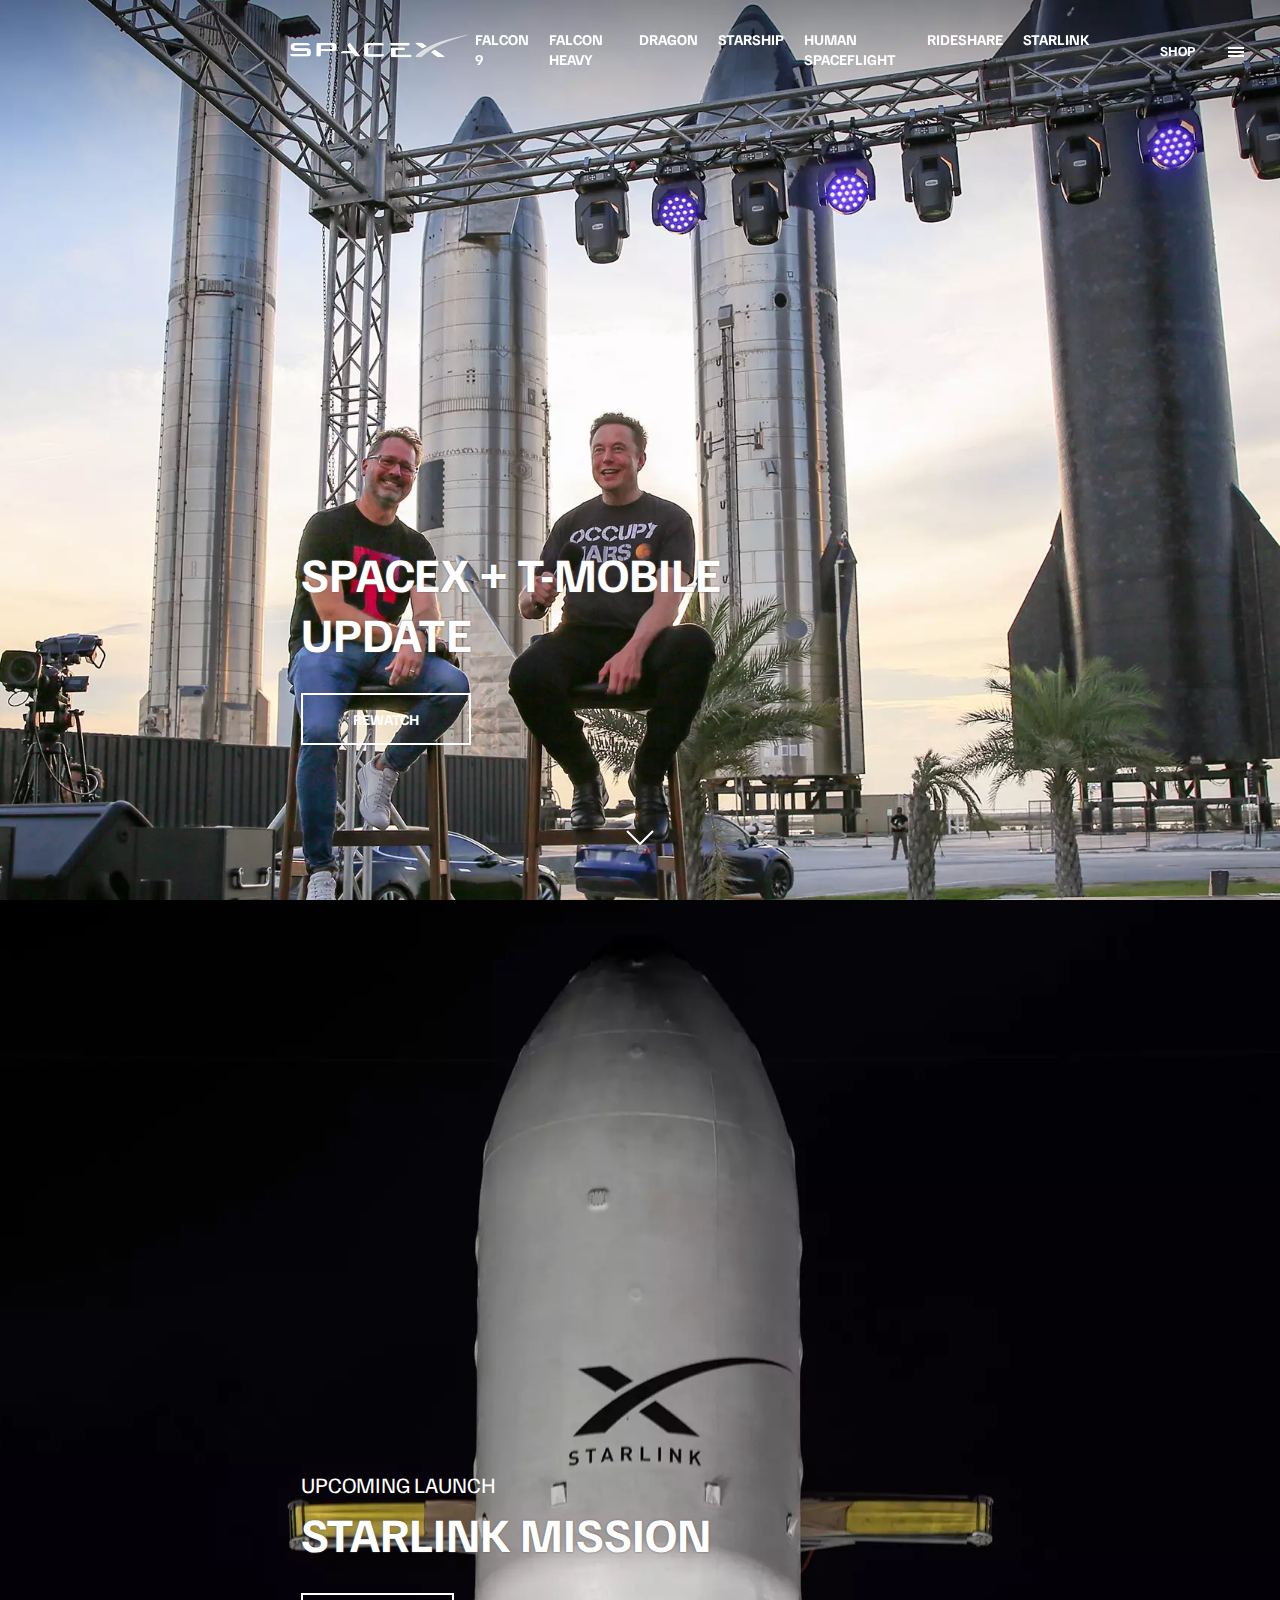
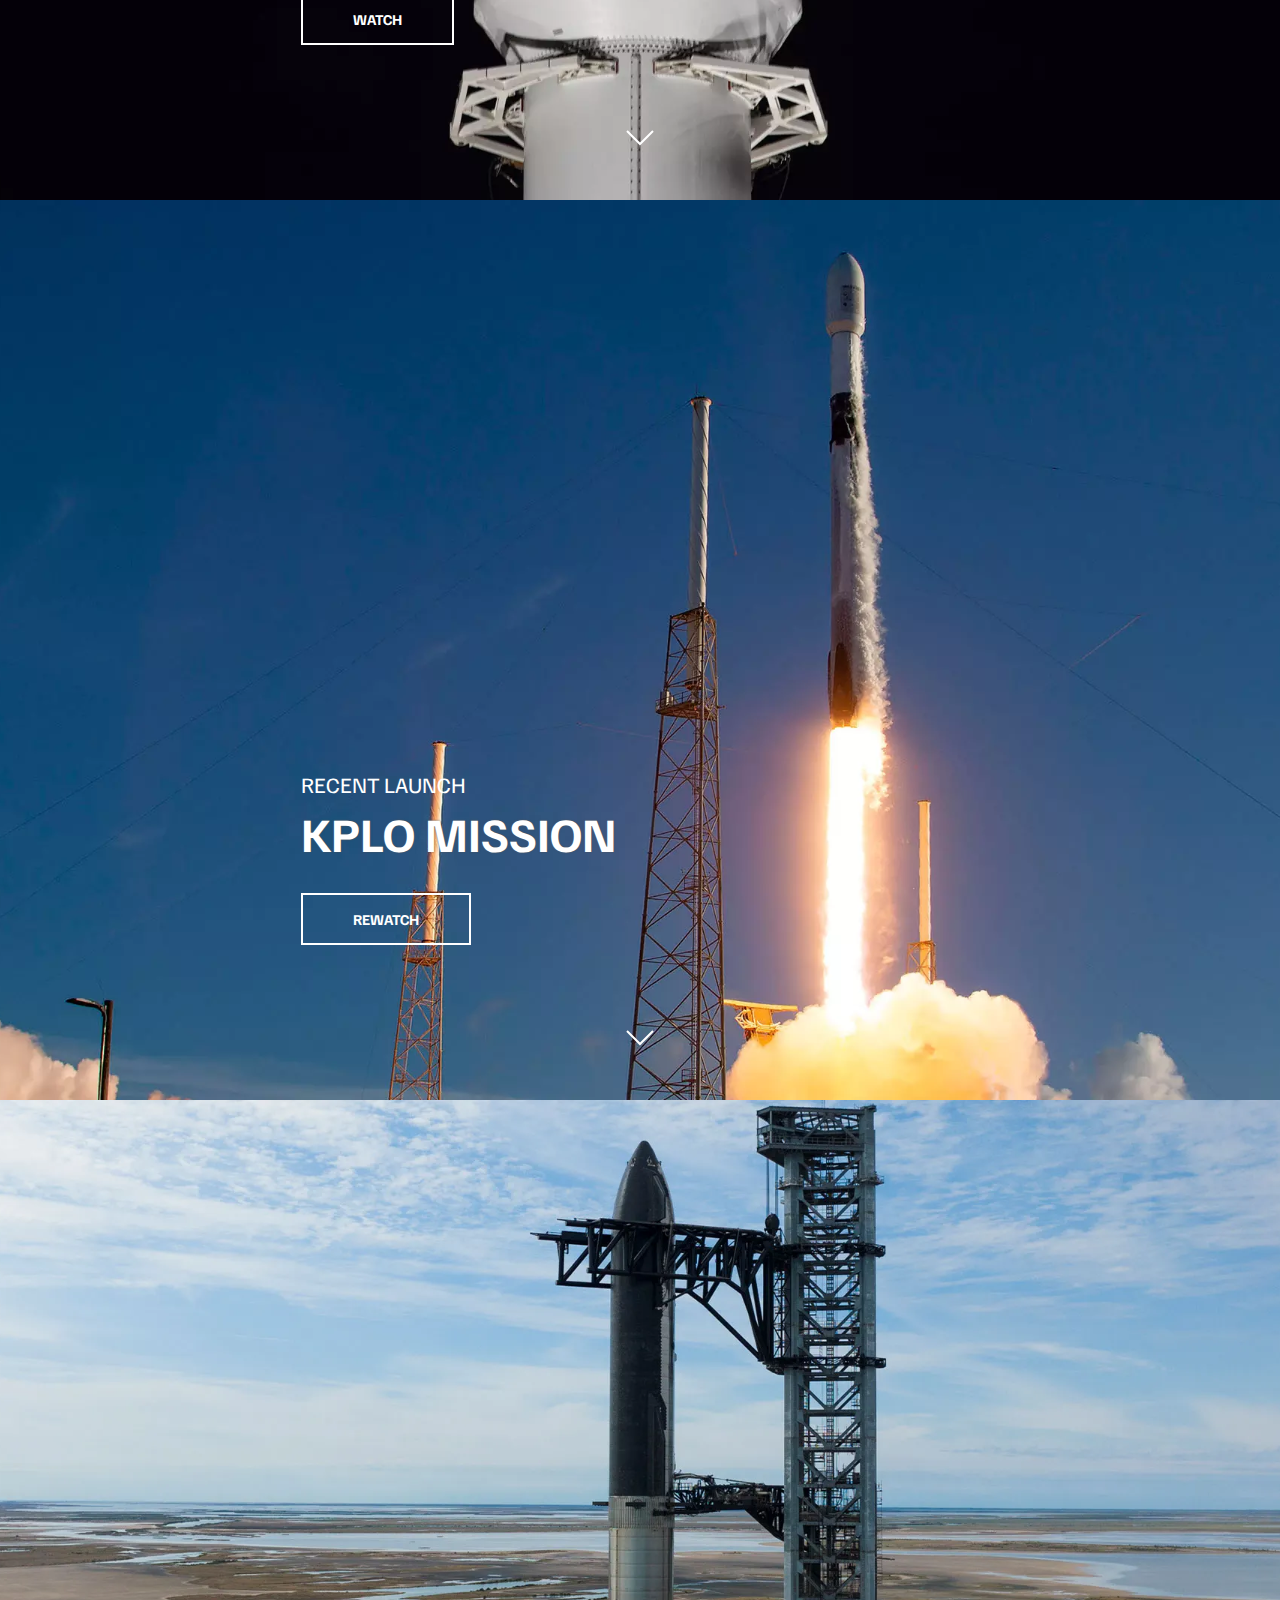
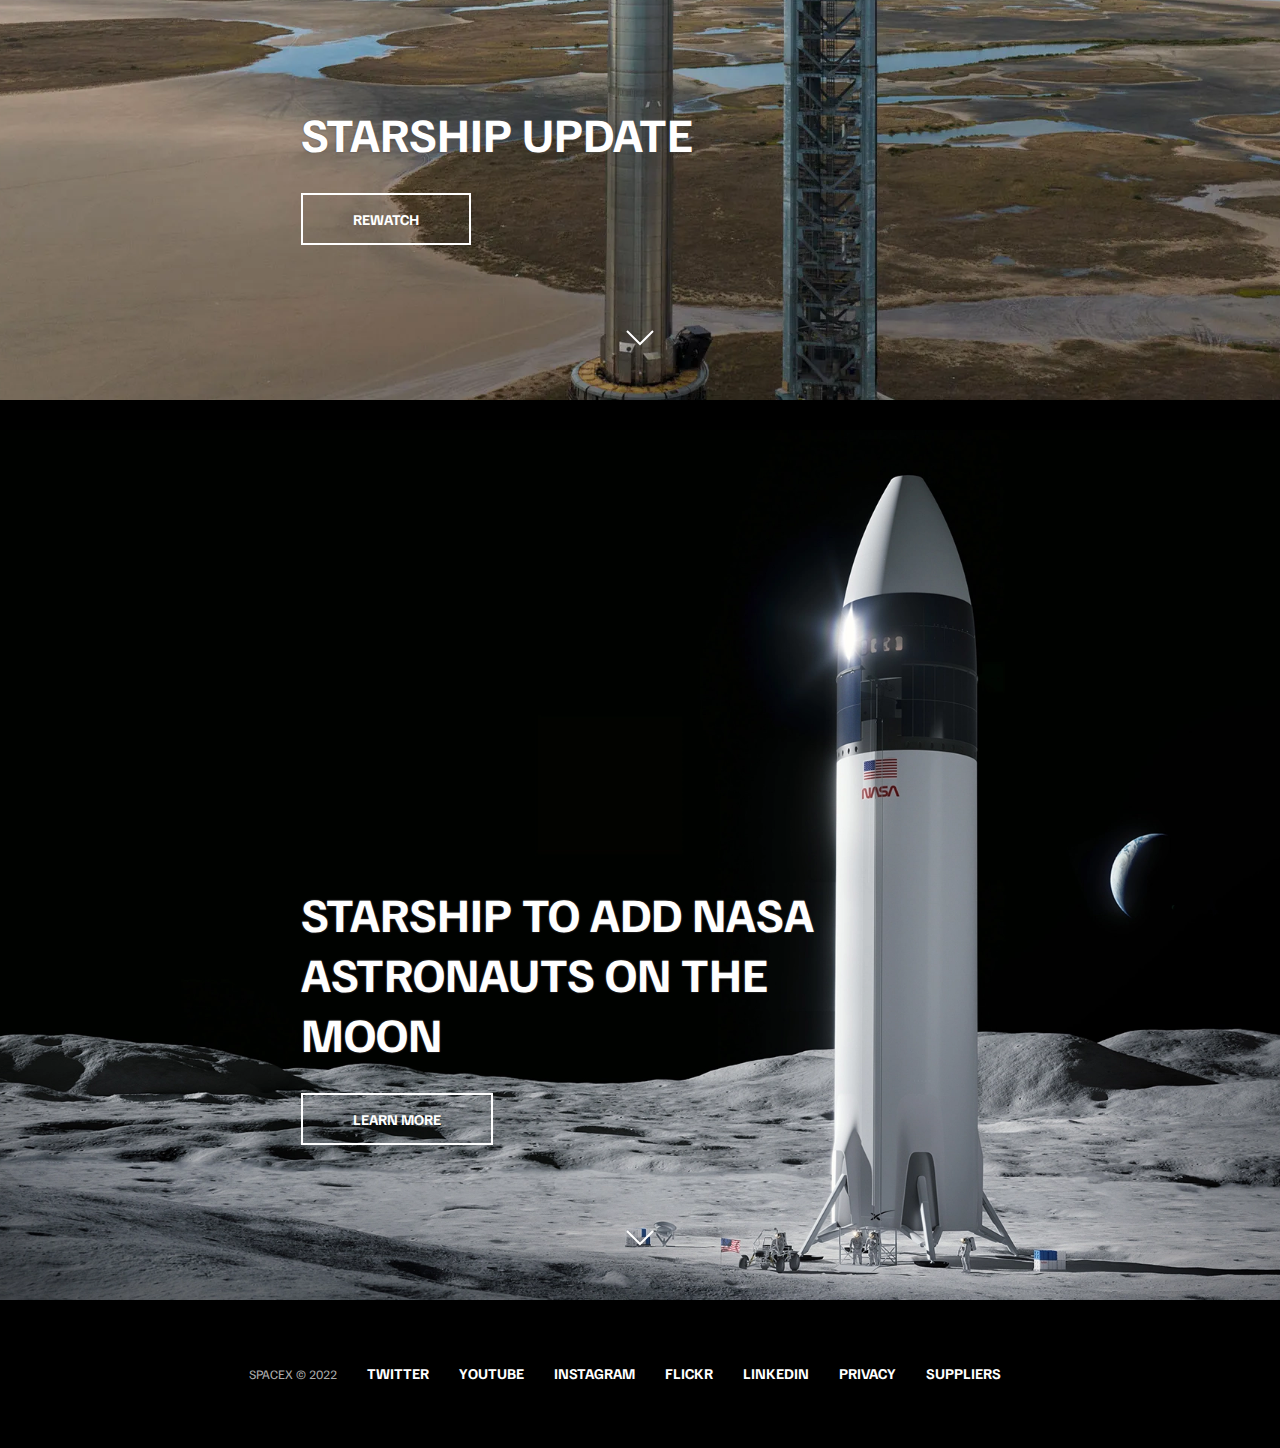
<file: index.html>
<!DOCTYPE html>
<html lang="en">
  <head>
    <meta charset="UTF-8" />
    <meta http-equiv="X-UA-Compatible" content="IE=edge" />
    <meta name="viewport" content="width=device-width, initial-scale=1.0" />
    <link rel="stylesheet" href="css/style.css" />

    <title>SpaceX</title>
  </head>
  <body>
    <div id="overlay"></div>
    <div id="mobile-menu" class="mobile-main-menu">
      <ul>
        <li><a href="#">Mission</a></li>
        <li><a href="#">Launches</a></li>
        <li><a href="#">Careers</a></li>
        <li><a href="#">Updates</a></li>
        <li><a href="#">Shop</a></li>

        <li class="mobile-only">
          <a href="falcon9.html">Falcon 9</a>
        </li>
        <li class="mobile-only">
          <a href="falcon-heavy.html">Falcon Heavy</a>
        </li>
        <li class="mobile-only">
          <a href="dragon.html">Dragon</a>
        </li>
        <li class="mobile-only"><a href="#">Starship</a></li>
        <li class="mobile-only"><a href="#">Human Spaceflight</a></li>
        <li class="mobile-only"><a href="#">Rideshare</a></li>
        <li class="mobile-only"><a href="#">Starlink</a></li>
      </ul>
    </div>
    <header class="main-header">
      <nav class="desktop-main-menu">
        <div class="logo">
          <a href="index.html">
            <img src="img/logo.png" alt="SpaceX" />
          </a>
        </div>
        <ul>
          <li>
            <a href="falcon9.html">Falcon 9</a>
          </li>
          <li>
            <a href="falcon-heavy.html">Falcon Heavy</a>
          </li>
          <li>
            <a href="dragon.html">Dragon</a>
          </li>
          <li><a href="starship.html">Starship</a></li>
          <li><a href="human-spaceflight.html">Human Spaceflight</a></li>
          <li><a href="rideshare.html">Rideshare</a></li>
          <li><a href="starlink.html">Starlink</a></li>
        </ul>
      </nav>
      <a href="shop.html" class="shop-link">Shop</a>
    </header>

    <!-- Hamburger Menu -->

    <button class="hamburger" id="menu-btn" type="button">
      <span class="hamburger-top"></span>
      <span class="hamburger-middle"></span>
      <span class="hamburger-bottom"></span>
    </button>

    <!-- Section A -->
    <section class="section-a">
      <div class="section-inner">
        <h2>SpaceX + T-Mobile Update</h2>
        <a href="#" class="btn">
          <div class="hover"></div>
          <span>Rewatch</span>
        </a>
      </div>

      <div class="scroll-arrow">
        <svg width="30px" height="20px">
          <path
            stroke="#ffffff"
            fill="none"
            stroke-width="2px"
            d="M2.000,5.000 L15.000,18.000 L28.000,5.000 "
          ></path>
        </svg>
      </div>
    </section>

    <!-- Section B -->
    <section class="section-b">
      <div class="section-inner">
        <h4>Upcoming Launch</h4>
        <h2>Starlink Mission</h2>
        <a href="#" class="btn">
          <div class="hover"></div>
          <span>watch</span>
        </a>
      </div>

      <div class="scroll-arrow">
        <svg width="30px" height="20px">
          <path
            stroke="#ffffff"
            fill="none"
            stroke-width="2px"
            d="M2.000,5.000 L15.000,18.000 L28.000,5.000 "
          ></path>
        </svg>
      </div>
    </section>

    <!-- Section C -->
    <section class="section-c">
      <div class="section-inner">
        <h4>Recent Launch</h4>
        <h2>KPLO Mission</h2>
        <a href="#" class="btn">
          <div class="hover"></div>
          <span>Rewatch</span>
        </a>
      </div>

      <div class="scroll-arrow">
        <svg width="30px" height="20px">
          <path
            stroke="#ffffff"
            fill="none"
            stroke-width="2px"
            d="M2.000,5.000 L15.000,18.000 L28.000,5.000 "
          ></path>
        </svg>
      </div>
    </section>

    <!-- Section D -->
    <section class="section-d">
      <div class="section-inner">
        <h2>starship update</h2>
        <a href="#" class="btn">
          <div class="hover"></div>
          <span>Rewatch</span>
        </a>
      </div>

      <div class="scroll-arrow">
        <svg width="30px" height="20px">
          <path
            stroke="#ffffff"
            fill="none"
            stroke-width="2px"
            d="M2.000,5.000 L15.000,18.000 L28.000,5.000 "
          ></path>
        </svg>
      </div>
    </section>

    <!-- Section E -->
    <section class="section-e">
      <div class="section-inner">
        <h2>Starship to add NASA astronauts on the moon</h2>
        <a href="#" class="btn">
          <div class="hover"></div>
          <span>Learn More</span>
        </a>
      </div>

      <div class="scroll-arrow">
        <svg width="30px" height="20px">
          <path
            stroke="#ffffff"
            fill="none"
            stroke-width="2px"
            d="M2.000,5.000 L15.000,18.000 L28.000,5.000 "
          ></path>
        </svg>
      </div>
    </section>

    <footer>
      <ul>
        <li>SpaceX &copy; 2022</li>
        <li><a href="#">Twitter</a></li>
        <li><a href="#">Youtube</a></li>
        <li><a href="#">Instagram</a></li>
        <li><a href="#">Flickr</a></li>
        <li><a href="#">LinkedIn</a></li>
        <li><a href="#">Privacy</a></li>
        <li><a href="#">Suppliers</a></li>
      </ul>
    </footer>

    <script src="./js/script.js"></script>
  </body>
</html>
</file>
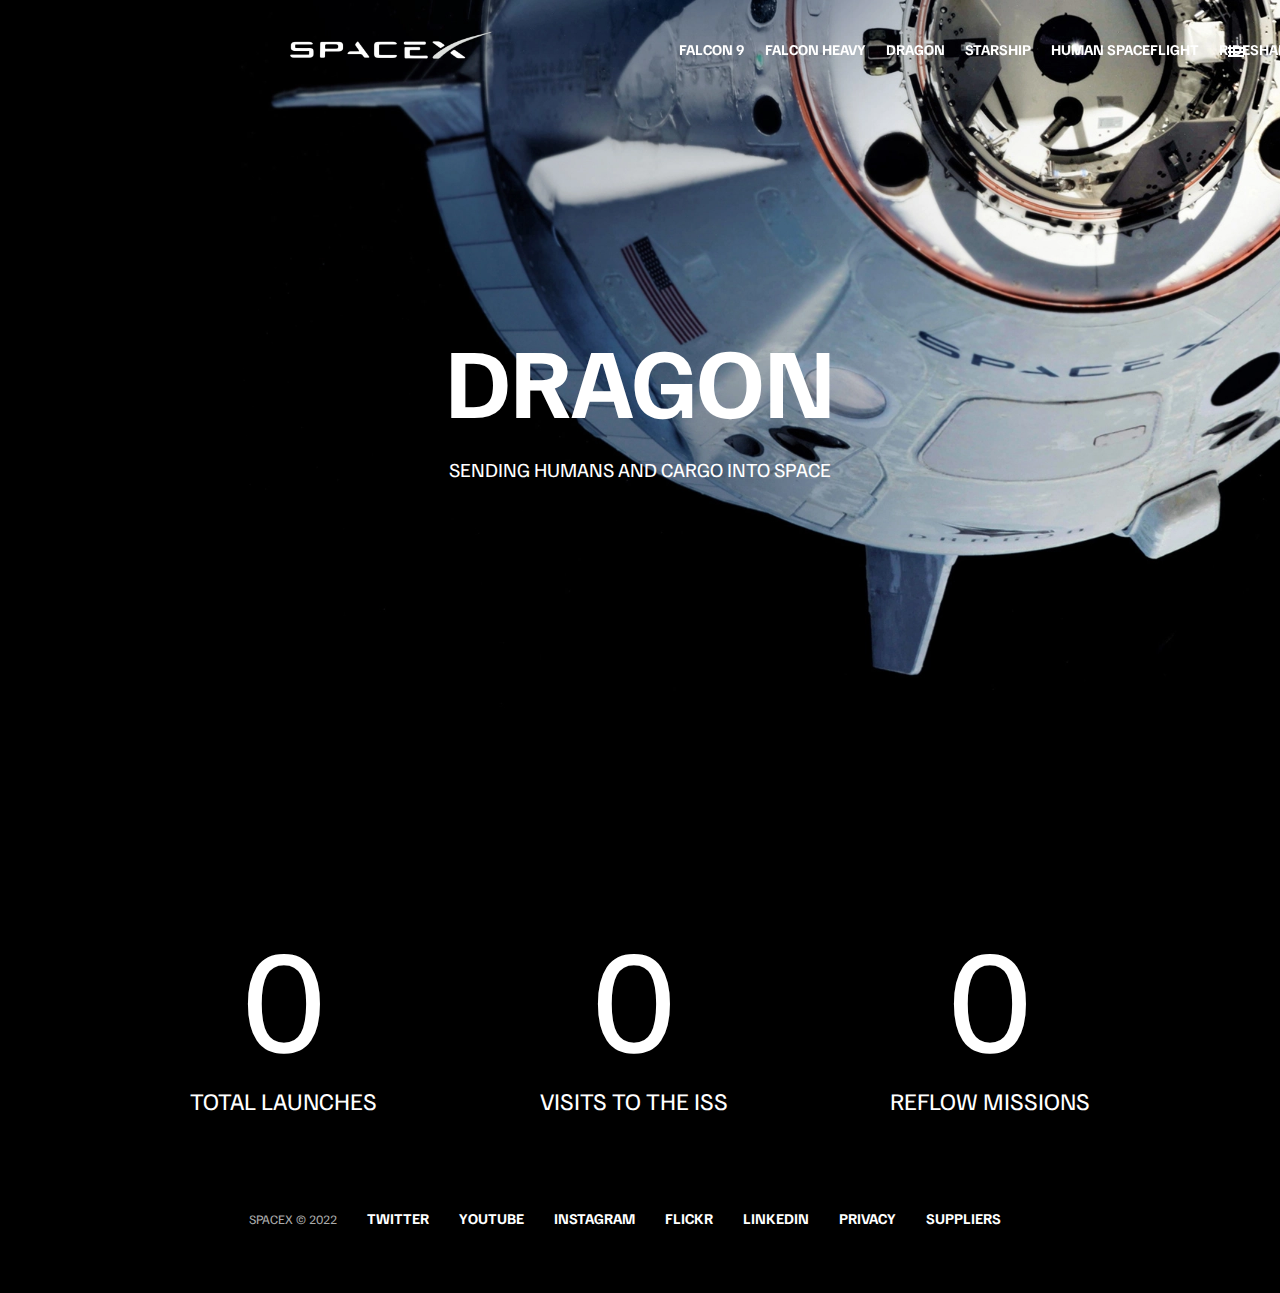
<file: dragon.html>
<!DOCTYPE html>
<html lang="en">
  <head>
    <meta charset="UTF-8" />
    <meta http-equiv="X-UA-Compatible" content="IE=edge" />
    <meta name="viewport" content="width=device-width, initial-scale=1.0" />
    <link rel="stylesheet" href="css/style.css" />

    <title>SpaceX - Dragon</title>
  </head>
  <body>
    <div id="overlay"></div>
    <div id="mobile-menu" class="mobile-main-menu">
      <ul>
        <li><a href="#">Mission</a></li>
        <li><a href="#">Launches</a></li>
        <li><a href="#">Careers</a></li>
        <li><a href="#">Updates</a></li>
        <li><a href="#">Shop</a></li>

        <li class="mobile-only">
          <a href="falcon9.html">Falcon 9</a>
        </li>
        <li class="mobile-only">
          <a href="falcon-heavy.html">Falcon Heavy</a>
        </li>
        <li class="mobile-only">
          <a href="dragon.html">Dragon</a>
        </li>
        <li class="mobile-only"><a href="#">Starship</a></li>
        <li class="mobile-only"><a href="#">Human Spaceflight</a></li>
        <li class="mobile-only"><a href="#">Rideshare</a></li>
        <li class="mobile-only"><a href="#">Starlink</a></li>
      </ul>
    </div>
    <header class="main-header">
      <div class="logo">
        <a href="index.html">
          <img src="img/logo.png" alt="SpaceX" />
        </a>
      </div>
      <nav class="desktop-main-menu">
        <ul>
          <li>
            <a href="falcon9.html">Falcon 9</a>
          </li>
          <li>
            <a href="falcon-heavy.html">Falcon Heavy</a>
          </li>
          <li>
            <a href="dragon.html">Dragon</a>
          </li>
          <li><a href="#">Starship</a></li>
          <li><a href="#">Human Spaceflight</a></li>
          <li><a href="#">Rideshare</a></li>
          <li><a href="#">Starlink</a></li>
          <li><a href="#">Shop</a></li>
        </ul>
      </nav>
    </header>

    <!-- Hamburger Menu -->

    <button class="hamburger" id="menu-btn" type="button">
      <span class="hamburger-top"></span>
      <span class="hamburger-middle"></span>
      <span class="hamburger-bottom"></span>
    </button>

    <section class="section-animate bg-dragon"></section>
    <div class="section-inner-center">
      <h3>Dragon</h3>
      <p>Sending humans and cargo into space</p>
    </div>
    <div class="stats">
      <div>
        <span class="counter" data-target="34">0</span>
        <h4>Total Launches</h4>
      </div>
      <div>
        <span class="counter" data-target="31">0</span>
        <h4>Visits to the ISS</h4>
      </div>
      <div>
        <span class="counter" data-target="13">0</span>
        <h4>Reflow Missions</h4>
      </div>
    </div>

    <footer>
      <ul>
        <li>SpaceX &copy; 2022</li>
        <li><a href="#">Twitter</a></li>
        <li><a href="#">Youtube</a></li>
        <li><a href="#">Instagram</a></li>
        <li><a href="#">Flickr</a></li>
        <li><a href="#">LinkedIn</a></li>
        <li><a href="#">Privacy</a></li>
        <li><a href="#">Suppliers</a></li>
      </ul>
    </footer>

    <script src="./js/script.js"></script>
  </body>
</html>
</file>
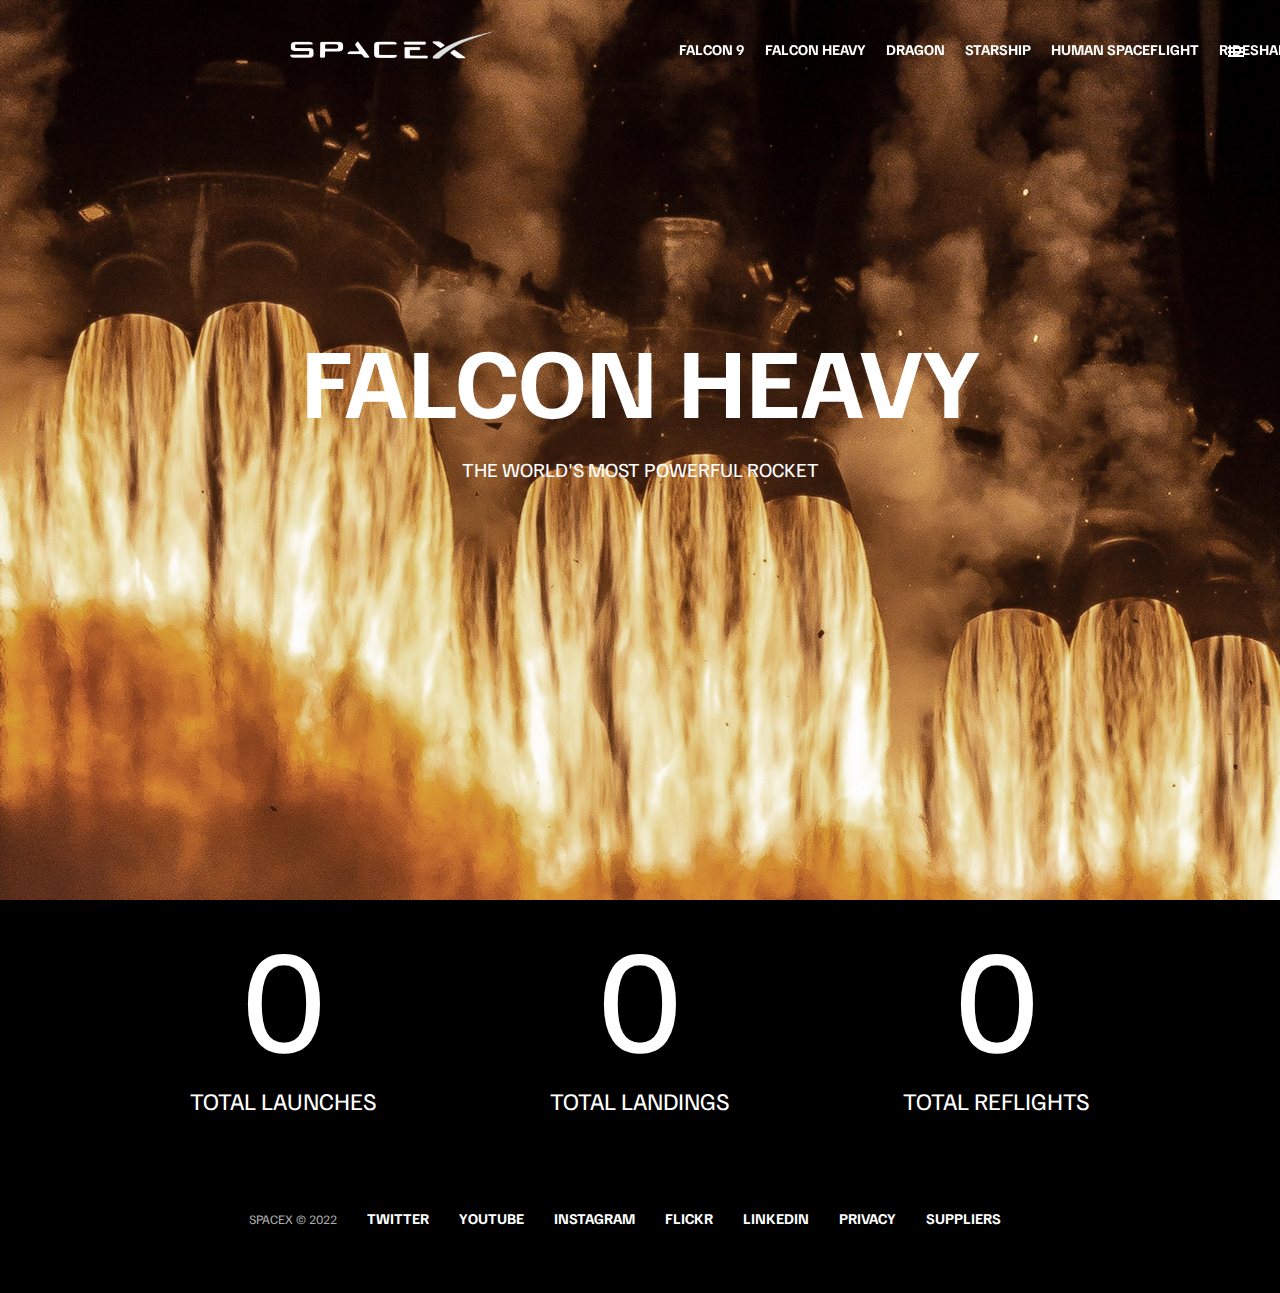
<file: falcon-heavy.html>
<!DOCTYPE html>
<html lang="en">
  <head>
    <meta charset="UTF-8" />
    <meta http-equiv="X-UA-Compatible" content="IE=edge" />
    <meta name="viewport" content="width=device-width, initial-scale=1.0" />
    <link rel="stylesheet" href="css/style.css" />

    <title>SpaceX - Falcon Heavy</title>
  </head>
  <body>
    <div id="overlay"></div>
    <div id="mobile-menu" class="mobile-main-menu">
      <ul>
        <li><a href="#">Mission</a></li>
        <li><a href="#">Launches</a></li>
        <li><a href="#">Careers</a></li>
        <li><a href="#">Updates</a></li>
        <li><a href="#">Shop</a></li>

        <li class="mobile-only">
          <a href="falcon9.html">Falcon 9</a>
        </li>
        <li class="mobile-only">
          <a href="falcon-heavy.html">Falcon Heavy</a>
        </li>
        <li class="mobile-only">
          <a href="dragon.html">Dragon</a>
        </li>
        <li class="mobile-only"><a href="#">Starship</a></li>
        <li class="mobile-only"><a href="#">Human Spaceflight</a></li>
        <li class="mobile-only"><a href="#">Rideshare</a></li>
        <li class="mobile-only"><a href="#">Starlink</a></li>
      </ul>
    </div>
    <header class="main-header">
      <div class="logo">
        <a href="index.html">
          <img src="img/logo.png" alt="SpaceX" />
        </a>
      </div>
      <nav class="desktop-main-menu">
        <ul>
          <li>
            <a href="falcon9.html">Falcon 9</a>
          </li>
          <li>
            <a href="falcon-heavy.html">Falcon Heavy</a>
          </li>
          <li>
            <a href="dragon.html">Dragon</a>
          </li>
          <li><a href="#">Starship</a></li>
          <li><a href="#">Human Spaceflight</a></li>
          <li><a href="#">Rideshare</a></li>
          <li><a href="#">Starlink</a></li>
          <li><a href="#">Shop</a></li>
        </ul>
      </nav>
    </header>

    <!-- Hamburger Menu -->

    <button class="hamburger" id="menu-btn" type="button">
      <span class="hamburger-top"></span>
      <span class="hamburger-middle"></span>
      <span class="hamburger-bottom"></span>
    </button>

    <section class="section-animate bg-falcon-heavy"></section>
    <div class="section-inner-center">
      <h3>Falcon Heavy</h3>
      <p>The world's most powerful rocket</p>
    </div>
    <div class="stats">
      <div>
        <span class="counter" data-target="3">0</span>
        <h4>Total Launches</h4>
      </div>
      <div>
        <span class="counter" data-target="7">0</span>
        <h4>Total Landings</h4>
      </div>
      <div>
        <span class="counter" data-target="4">0</span>
        <h4>Total Reflights</h4>
      </div>
    </div>

    <footer>
      <ul>
        <li>SpaceX &copy; 2022</li>
        <li><a href="#">Twitter</a></li>
        <li><a href="#">Youtube</a></li>
        <li><a href="#">Instagram</a></li>
        <li><a href="#">Flickr</a></li>
        <li><a href="#">LinkedIn</a></li>
        <li><a href="#">Privacy</a></li>
        <li><a href="#">Suppliers</a></li>
      </ul>
    </footer>

    <script src="./js/script.js"></script>
  </body>
</html>
</file>
<file: css/style.css>
@import url("https://fonts.googleapis.com/css2?family=Familjen+Grotesk:wght@400;600;700&display=swap");
*,
*::before,
*::after {
  margin: 0;
  padding: 0;
  box-sizing: border-box;
}

body {
  font-family: "Familjen Grotesk", sans-serif;
  background: #000;
  color: #fff;
  overflow-x: hidden;
}

a {
  text-decoration: none;
  color: #fff;
  font-size: 15px;
  font-weight: 700;
  word-spacing: 1.4;
}

ul {
  list-style: none;
}

.main-header,
.main-header-inner {
  position: fixed;
  top: 0;
  left: 260px;
  width: 100%;
  z-index: 3;
  display: flex;
  justify-content: space-between;
  align-items: center;
  text-transform: uppercase;
  height: 100px;
  padding: 0 30px;
}

.hide-header {
  display: none;
}

.desktop-main-menu {
  margin-right: 50px;
  display: flex;
  align-items: center;
  justify-content: center;
}
.desktop-main-menu ul {
  display: flex;
}
.desktop-main-menu ul li {
  position: relative;
  margin-right: 20px;
  padding-bottom: 2px;
}
.desktop-main-menu ul li::after {
  content: "";
  position: absolute;
  bottom: 0;
  left: 0;
  width: 100%;
  height: 1px;
  background: #fff;
  transform: scaleX(0);
  transition: transform 0.6s cubic-bezier(0.19, 1, 0.22, 1);
  transform-origin: right center;
}
.desktop-main-menu ul li:hover::after {
  transform: scaleX(1);
  transform-origin: left center;
  transition-duration: 0.4s;
}

.logo {
  width: 210px;
  height: auto;
}
.logo img {
  display: block;
  width: 100%;
  height: auto;
}

.shop-link {
  margin-right: 315px;
  font-size: 14px;
}

section {
  position: relative;
  height: 100vh;
  background-position: center center;
  background-repeat: no-repeat;
  background-size: cover;
  text-transform: uppercase;
}

.section-inner {
  position: absolute;
  bottom: 151px;
  left: 301px;
  max-width: 560px;
}
.section-inner h4 {
  font-size: 22px;
  margin-bottom: 5px;
  font-weight: 300;
  animation: fadeInUp 0.5s ease-in-out;
}
.section-inner h2 {
  font-size: 48px;
  font-weight: 700;
  margin-bottom: 20px;
  text-shadow: 0 0 2px #555;
  animation: fadeInUp 0.5s ease-in-out 0.2s;
  animation-fill-mode: both;
}
.section-inner a {
  animation: fadeInUp 0.5s ease-in-out 0.4s;
  animation-fill-mode: both;
}

.btn {
  position: relative;
  display: inline-block;
  cursor: pointer;
  text-align: center;
  min-width: 130px;
  padding: 15px 50px;
  margin-top: 10px;
  border: 2px solid #fff;
  text-transform: uppercase;
  font-weight: bold;
  overflow: hidden;
  z-index: 2;
}
.btn:hover .hover {
  transform: translateY(0);
}
.btn:hover span {
  color: #000;
}
.btn .hover {
  position: absolute;
  top: 0;
  left: 0;
  width: 100%;
  height: 100%;
  background-color: #fff;
  color: #000;
  z-index: -1;
  transform: translateY(100%);
  transition: transform 0.6s cubic-bezier(0.19, 1, 0.22, 1);
}

.scroll-arrow {
  position: absolute;
  bottom: 50px;
  left: 50%;
  transform: translateX(-50%);
  animation: fadeBounce 5s infinite;
}

.section-a {
  background-image: url("../img-desktop/Homepage_Desktop.webp");
}

.section-b {
  background-image: url("../img-desktop/Homepage_Desktop_2.webp");
}

.section-c {
  background-image: url("../img-desktop/Homepage_Desktop_3.webp");
}

.section-d {
  background-image: url("../img-desktop/S20_Chopstick_Stack_Desktop.webp");
}

.section-e {
  background-image: url("../img-desktop/hls-resized-2.webp");
}

footer {
  position: relative;
  padding: 55px 0;
}
footer ul {
  display: flex;
  justify-content: center;
  align-items: center;
  flex-wrap: wrap;
}
footer ul li {
  margin-right: 30px;
  color: #aaa;
  text-transform: uppercase;
  font-size: 13px;
  line-height: 2.5;
}
footer ul li a {
  color: #fff;
  transition: color 0.6s;
}
footer ul li a:hover {
  color: #aaa;
}

.hamburger {
  position: fixed;
  top: 47px;
  right: 32px;
  z-index: 10;
  cursor: pointer;
  width: 20px;
  background: none;
  border: none;
}

.hamburger-top,
.hamburger-middle,
.hamburger-bottom {
  position: absolute;
  width: 16px;
  height: 1.5px;
  top: 0;
  left: 0;
  background: #fff;
  transition: all 0.5s;
}

.hamburger-middle {
  transform: translateY(4px);
}

.hamburger-bottom {
  transform: translateY(8px);
}

.open {
  transform: rotate(90deg);
}
.open .hamburger-top {
  transform: rotate(45deg) translateY(6px) translateX(20px);
}
.open .hamburger-middle {
  display: none;
}
.open .hamburger-bottom {
  transform: rotate(-45deg) translateY(20px) translateX(-6px);
}

.overlay-show {
  position: fixed;
  top: 0;
  left: 0;
  width: 100%;
  height: 100%;
  background-color: rgba(0, 0, 0, 0.5);
  z-index: 3;
}

.stop-scrolling {
  overflow: hidden;
}

.mobile-only {
  display: none;
}

.mobile-main-menu {
  position: fixed;
  top: 0;
  right: 0;
  width: 350px;
  height: 100%;
  background: #000;
  z-index: 4;
  display: flex;
  align-items: center;
  justify-content: center;
  transform: translateX(100%);
  transition: transform 0.6s cubic-bezier(0.19, 1, 0.22, 1);
}
.mobile-main-menu ul {
  display: flex;
  flex-direction: column;
  align-items: end;
  justify-content: center;
  padding: 50px;
  width: 100%;
}
.mobile-main-menu ul li {
  margin-bottom: 20px;
  font-size: 18px;
  text-transform: uppercase;
  border-bottom: 1px dotted #555;
  width: 100%;
  text-align: right;
  padding-bottom: 8px;
}
.mobile-main-menu ul li a {
  color: #fff;
  transition: color 0.6s;
}
.mobile-main-menu ul li a:hover {
  color: #aaa;
}

.show-menu {
  transform: translateX(0);
}

.bg-falcon-9 {
  background-image: url("../img/falcon-9.webp");
}

.bg-falcon-heavy {
  background-image: url("../img/falcon-heavy.webp");
}

.bg-dragon {
  background-image: url("../img/dragon.webp");
}

.section-animate {
  animation: fadeIn 2s ease-in-out;
}

.section-inner-center {
  position: absolute;
  top: 35%;
  left: 50%;
  transform: translateX(-50%);
  text-transform: uppercase;
  text-align: center;
  width: 80%;
}
.section-inner-center h3 {
  font-size: 100px;
  margin-bottom: 15px;
  animation: fadeInUp 0.5s ease-in-out;
}
.section-inner-center p {
  font-size: 20px;
  animation: fadeInUp 0.5s ease-in-out 0.2s;
  animation-fill-mode: both;
}

.stats {
  max-width: 950px;
  margin: 0 auto;
  padding-bottom: 30px;
  display: flex;
  align-items: center;
  justify-content: space-between;
  text-align: center;
  text-transform: uppercase;
}
.stats div {
  margin: 0 25px;
}
.stats div span {
  font-size: 148px;
}
.stats div h4 {
  font-size: 24px;
  font-weight: 300;
}

.video-bg-falcon9 {
  position: absolute;
  width: 100vw;
  height: 100vh;
  object-fit: cover;
  padding-bottom: 50px;
}
.video-bg-falcon9.video-bg-falcon9-filled {
  display: none;
}

.info-graphic {
  padding: 20px 0;
  position: relative;
  height: 100vh;
}

.info-graphic-container {
  position: relative;
  display: flex;
  flex-direction: column;
  justify-content: flex-start;
  bottom: 625px;
  left: 300px;
  height: 725px;
}
.info-graphic-container p {
  position: absolute;
  line-height: 38px;
  width: 520px;
  font-size: 20px;
  text-transform: none;
  font-weight: light;
}

.pause-scrolling {
  position: sticky;
  top: 0px;
}

@keyframes fadeInUp {
  0% {
    opacity: 0;
    transform: translateY(140px);
  }
  100% {
    opacity: 1;
    transform: translateY(0);
  }
}
@keyframes fadeIn {
  0% {
    opacity: 0;
  }
  100% {
    opacity: 1;
  }
}
@keyframes fadeBounce {
  0%, 20%, 50%, 80%, 100% {
    opacity: 0;
    transform: translateY(-20px);
  }
  40% {
    opacity: 1;
    transform: translateY(0);
  }
}
@media (max-width: 960px) {
  .desktop-main-menu {
    display: none;
  }
  .mobile-only {
    display: block;
  }
  .section-inner-center h3 {
    font-size: 75px;
  }
  .info-graphic-container {
    left: 0px;
  }
}
@media (max-width: 600px) {
  .logo {
    width: 150px;
    margin: auto;
  }
  .section-inner {
    bottom: 75px;
    left: 20px;
  }
  .section-inner h2 {
    font-size: 40px;
  }
  footer ul li {
    margin-right: 15px;
  }
  footer ul li:first-child {
    position: absolute;
    top: 30px;
    left: 50%;
    transform: translate(-50%, -50%);
  }
  .section-inner-center h3 {
    font-size: 50px;
  }
  .stats {
    flex-direction: column;
  }
  .stats div {
    margin-bottom: 20px;
  }
}
</file>
